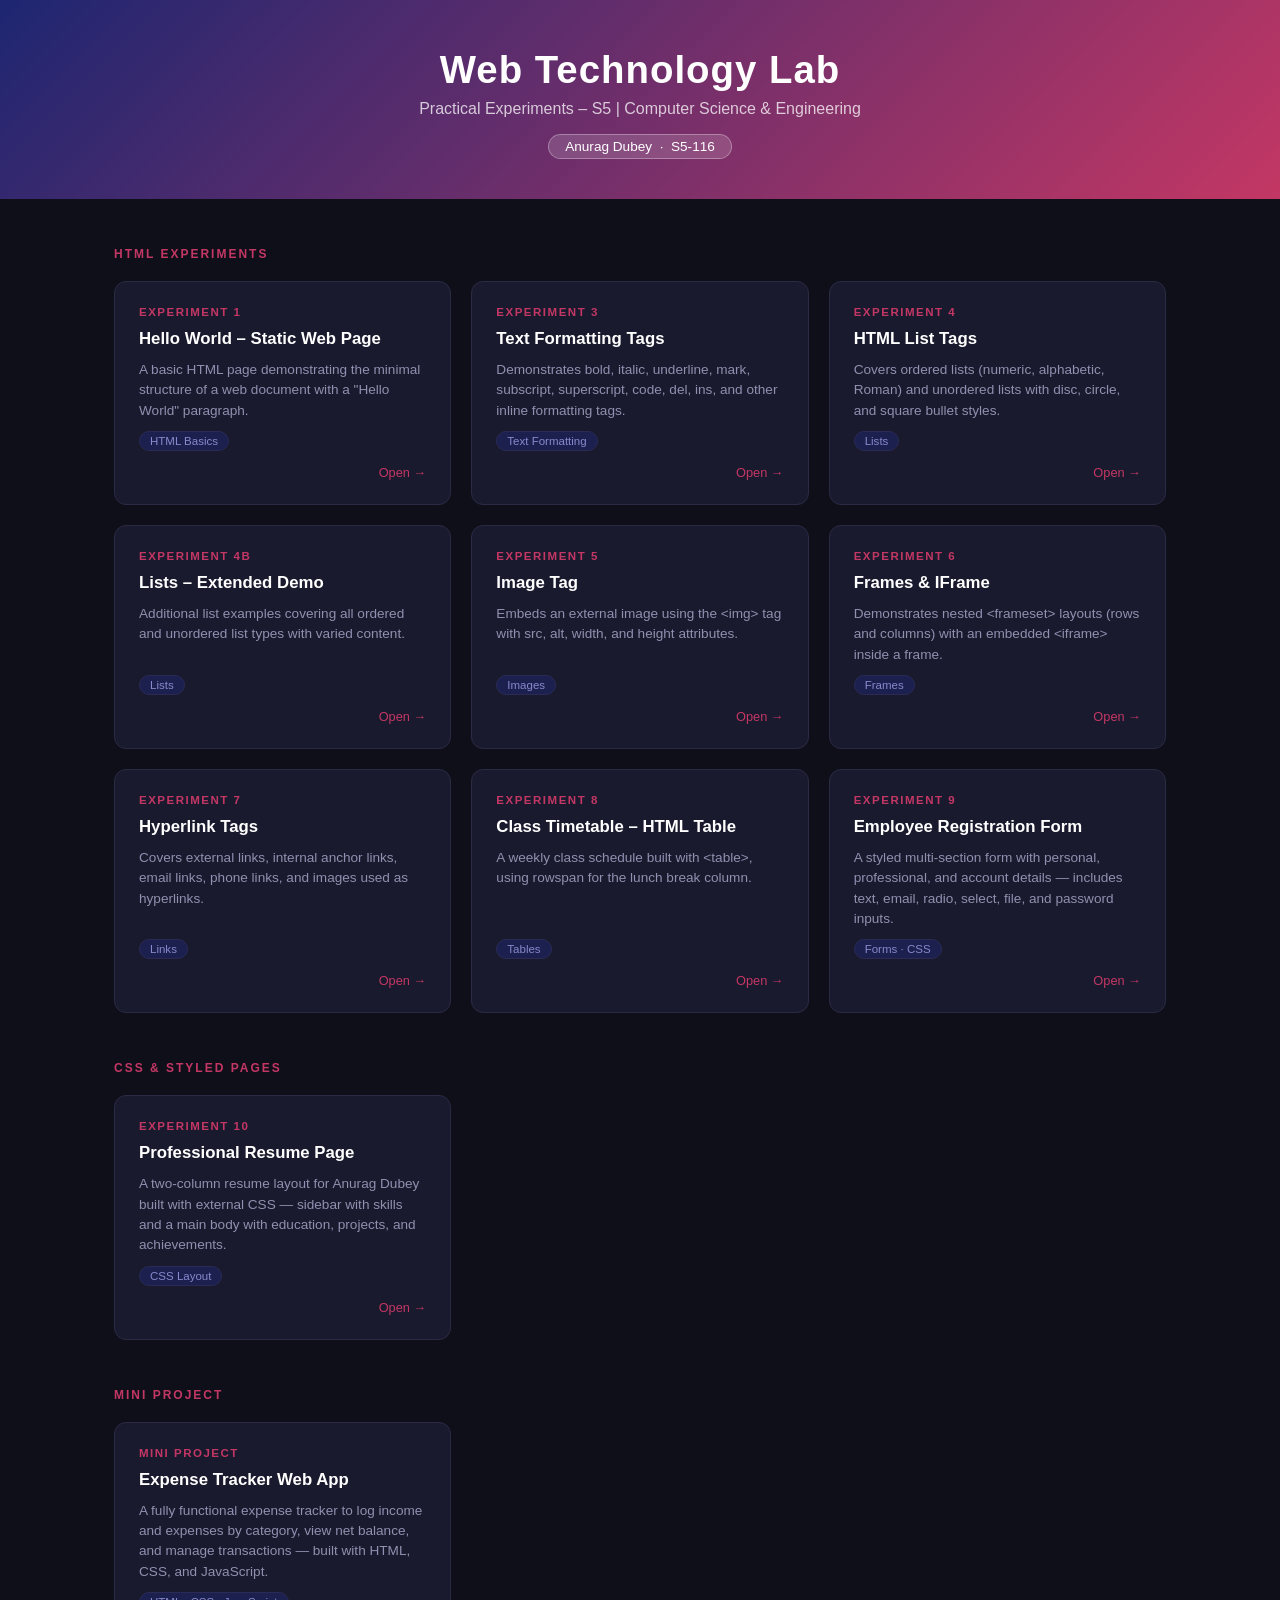
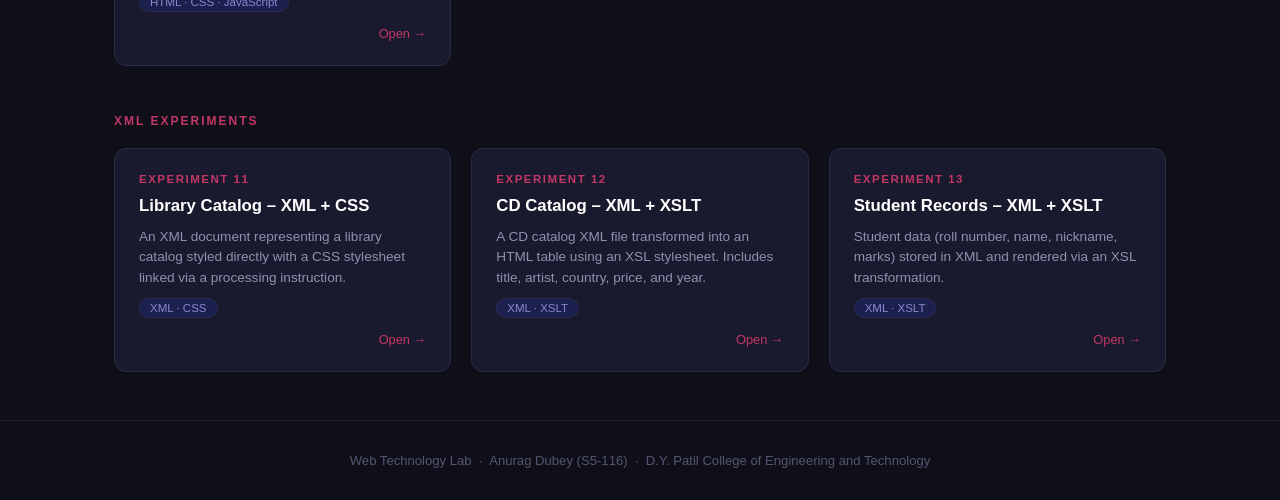
<file: index.html>
<!DOCTYPE html>
<html lang="en">
<head>
    <meta charset="UTF-8">
    <meta name="viewport" content="width=device-width, initial-scale=1.0">
    <title>Web Technology Lab – Anurag Dubey</title>
    <style>
        * {
            margin: 0;
            padding: 0;
            box-sizing: border-box;
        }

        body {
            font-family: 'Segoe UI', Tahoma, Geneva, Verdana, sans-serif;
            background: #0f0f1a;
            color: #e0e0e0;
            min-height: 100vh;
        }

        /* ── Header ── */
        header {
            background: linear-gradient(135deg, #1d2671, #c33764);
            padding: 48px 24px 40px;
            text-align: center;
        }

        header h1 {
            font-size: 2.4rem;
            font-weight: 700;
            color: #fff;
            letter-spacing: 1px;
        }

        header p {
            margin-top: 8px;
            font-size: 1rem;
            color: rgba(255,255,255,0.75);
        }

        header .badge {
            display: inline-block;
            margin-top: 16px;
            background: rgba(255,255,255,0.15);
            border: 1px solid rgba(255,255,255,0.3);
            color: #fff;
            padding: 4px 16px;
            border-radius: 20px;
            font-size: 0.85rem;
        }

        /* ── Main grid ── */
        main {
            max-width: 1100px;
            margin: 48px auto;
            padding: 0 24px;
        }

        .section-label {
            font-size: 0.75rem;
            font-weight: 700;
            letter-spacing: 2px;
            text-transform: uppercase;
            color: #c33764;
            margin-bottom: 20px;
        }

        .grid {
            display: grid;
            grid-template-columns: repeat(auto-fill, minmax(280px, 1fr));
            gap: 20px;
            margin-bottom: 48px;
        }

        /* ── Card ── */
        .card {
            background: #1a1a2e;
            border: 1px solid #2a2a45;
            border-radius: 12px;
            padding: 24px;
            text-decoration: none;
            color: inherit;
            display: flex;
            flex-direction: column;
            gap: 10px;
            transition: transform 0.2s, border-color 0.2s, box-shadow 0.2s;
            position: relative;
            overflow: hidden;
        }

        .card::before {
            content: '';
            position: absolute;
            top: 0; left: 0; right: 0;
            height: 3px;
            background: linear-gradient(90deg, #1d2671, #c33764);
            opacity: 0;
            transition: opacity 0.2s;
        }

        .card:hover {
            transform: translateY(-4px);
            border-color: #c33764;
            box-shadow: 0 12px 32px rgba(195, 55, 100, 0.2);
        }

        .card:hover::before {
            opacity: 1;
        }

        .card-number {
            font-size: 0.72rem;
            font-weight: 700;
            letter-spacing: 1.5px;
            text-transform: uppercase;
            color: #c33764;
        }

        .card-title {
            font-size: 1.05rem;
            font-weight: 600;
            color: #ffffff;
            line-height: 1.3;
        }

        .card-desc {
            font-size: 0.85rem;
            color: #9090b0;
            line-height: 1.5;
            flex: 1;
        }

        .card-tag {
            display: inline-block;
            background: rgba(29, 38, 113, 0.5);
            border: 1px solid #2a2a55;
            color: #8888cc;
            font-size: 0.72rem;
            padding: 3px 10px;
            border-radius: 12px;
            align-self: flex-start;
        }

        .card-arrow {
            font-size: 0.8rem;
            color: #c33764;
            align-self: flex-end;
            margin-top: 4px;
        }

        /* ── Footer ── */
        footer {
            text-align: center;
            padding: 32px 24px;
            color: #555570;
            font-size: 0.82rem;
            border-top: 1px solid #1e1e35;
        }
    </style>
</head>
<body>

<header>
    <h1>Web Technology Lab</h1>
    <p>Practical Experiments – S5 | Computer Science & Engineering</p>
    <span class="badge">Anurag Dubey &nbsp;·&nbsp; S5-116</span>
</header>

<main>

    <p class="section-label">HTML Experiments</p>
    <div class="grid">

        <a class="card" href="1exp.html">
            <span class="card-number">Experiment 1</span>
            <span class="card-title">Hello World – Static Web Page</span>
            <span class="card-desc">A basic HTML page demonstrating the minimal structure of a web document with a "Hello World" paragraph.</span>
            <span class="card-tag">HTML Basics</span>
            <span class="card-arrow">Open →</span>
        </a>

        <a class="card" href="text_formatting.html">
            <span class="card-number">Experiment 3</span>
            <span class="card-title">Text Formatting Tags</span>
            <span class="card-desc">Demonstrates bold, italic, underline, mark, subscript, superscript, code, del, ins, and other inline formatting tags.</span>
            <span class="card-tag">Text Formatting</span>
            <span class="card-arrow">Open →</span>
        </a>

        <a class="card" href="4exp.html">
            <span class="card-number">Experiment 4</span>
            <span class="card-title">HTML List Tags</span>
            <span class="card-desc">Covers ordered lists (numeric, alphabetic, Roman) and unordered lists with disc, circle, and square bullet styles.</span>
            <span class="card-tag">Lists</span>
            <span class="card-arrow">Open →</span>
        </a>

        <a class="card" href="list.html">
            <span class="card-number">Experiment 4b</span>
            <span class="card-title">Lists – Extended Demo</span>
            <span class="card-desc">Additional list examples covering all ordered and unordered list types with varied content.</span>
            <span class="card-tag">Lists</span>
            <span class="card-arrow">Open →</span>
        </a>

        <a class="card" href="5exp.html">
            <span class="card-number">Experiment 5</span>
            <span class="card-title">Image Tag</span>
            <span class="card-desc">Embeds an external image using the &lt;img&gt; tag with src, alt, width, and height attributes.</span>
            <span class="card-tag">Images</span>
            <span class="card-arrow">Open →</span>
        </a>

        <a class="card" href="6exp.html">
            <span class="card-number">Experiment 6</span>
            <span class="card-title">Frames &amp; IFrame</span>
            <span class="card-desc">Demonstrates nested &lt;frameset&gt; layouts (rows and columns) with an embedded &lt;iframe&gt; inside a frame.</span>
            <span class="card-tag">Frames</span>
            <span class="card-arrow">Open →</span>
        </a>

        <a class="card" href="7exp.html">
            <span class="card-number">Experiment 7</span>
            <span class="card-title">Hyperlink Tags</span>
            <span class="card-desc">Covers external links, internal anchor links, email links, phone links, and images used as hyperlinks.</span>
            <span class="card-tag">Links</span>
            <span class="card-arrow">Open →</span>
        </a>

        <a class="card" href="8exp.html">
            <span class="card-number">Experiment 8</span>
            <span class="card-title">Class Timetable – HTML Table</span>
            <span class="card-desc">A weekly class schedule built with &lt;table&gt;, using rowspan for the lunch break column.</span>
            <span class="card-tag">Tables</span>
            <span class="card-arrow">Open →</span>
        </a>

        <a class="card" href="9exp.html">
            <span class="card-number">Experiment 9</span>
            <span class="card-title">Employee Registration Form</span>
            <span class="card-desc">A styled multi-section form with personal, professional, and account details — includes text, email, radio, select, file, and password inputs.</span>
            <span class="card-tag">Forms · CSS</span>
            <span class="card-arrow">Open →</span>
        </a>

    </div>

    <p class="section-label">CSS &amp; Styled Pages</p>
    <div class="grid">

        <a class="card" href="10exp/index.html">
            <span class="card-number">Experiment 10</span>
            <span class="card-title">Professional Resume Page</span>
            <span class="card-desc">A two-column resume layout for Anurag Dubey built with external CSS — sidebar with skills and a main body with education, projects, and achievements.</span>
            <span class="card-tag">CSS Layout</span>
            <span class="card-arrow">Open →</span>
        </a>

    </div>

    <p class="section-label">Mini Project</p>
    <div class="grid">

        <a class="card" href="expense-tracker.html">
            <span class="card-number">Mini Project</span>
            <span class="card-title">Expense Tracker Web App</span>
            <span class="card-desc">A fully functional expense tracker to log income and expenses by category, view net balance, and manage transactions — built with HTML, CSS, and JavaScript.</span>
            <span class="card-tag">HTML · CSS · JavaScript</span>
            <span class="card-arrow">Open →</span>
        </a>

    </div>

    <p class="section-label">XML Experiments</p>
    <div class="grid">

        <a class="card" href="11exp/library.xml">
            <span class="card-number">Experiment 11</span>
            <span class="card-title">Library Catalog – XML + CSS</span>
            <span class="card-desc">An XML document representing a library catalog styled directly with a CSS stylesheet linked via a processing instruction.</span>
            <span class="card-tag">XML · CSS</span>
            <span class="card-arrow">Open →</span>
        </a>

        <a class="card" href="12exp/cdcatlog.xml">
            <span class="card-number">Experiment 12</span>
            <span class="card-title">CD Catalog – XML + XSLT</span>
            <span class="card-desc">A CD catalog XML file transformed into an HTML table using an XSL stylesheet. Includes title, artist, country, price, and year.</span>
            <span class="card-tag">XML · XSLT</span>
            <span class="card-arrow">Open →</span>
        </a>

        <a class="card" href="13exp/student.xml">
            <span class="card-number">Experiment 13</span>
            <span class="card-title">Student Records – XML + XSLT</span>
            <span class="card-desc">Student data (roll number, name, nickname, marks) stored in XML and rendered via an XSL transformation.</span>
            <span class="card-tag">XML · XSLT</span>
            <span class="card-arrow">Open →</span>
        </a>

    </div>

</main>

<footer>
    Web Technology Lab &nbsp;·&nbsp; Anurag Dubey (S5-116) &nbsp;·&nbsp; D.Y. Patil College of Engineering and Technology
</footer>

</body>
</html>
</file>
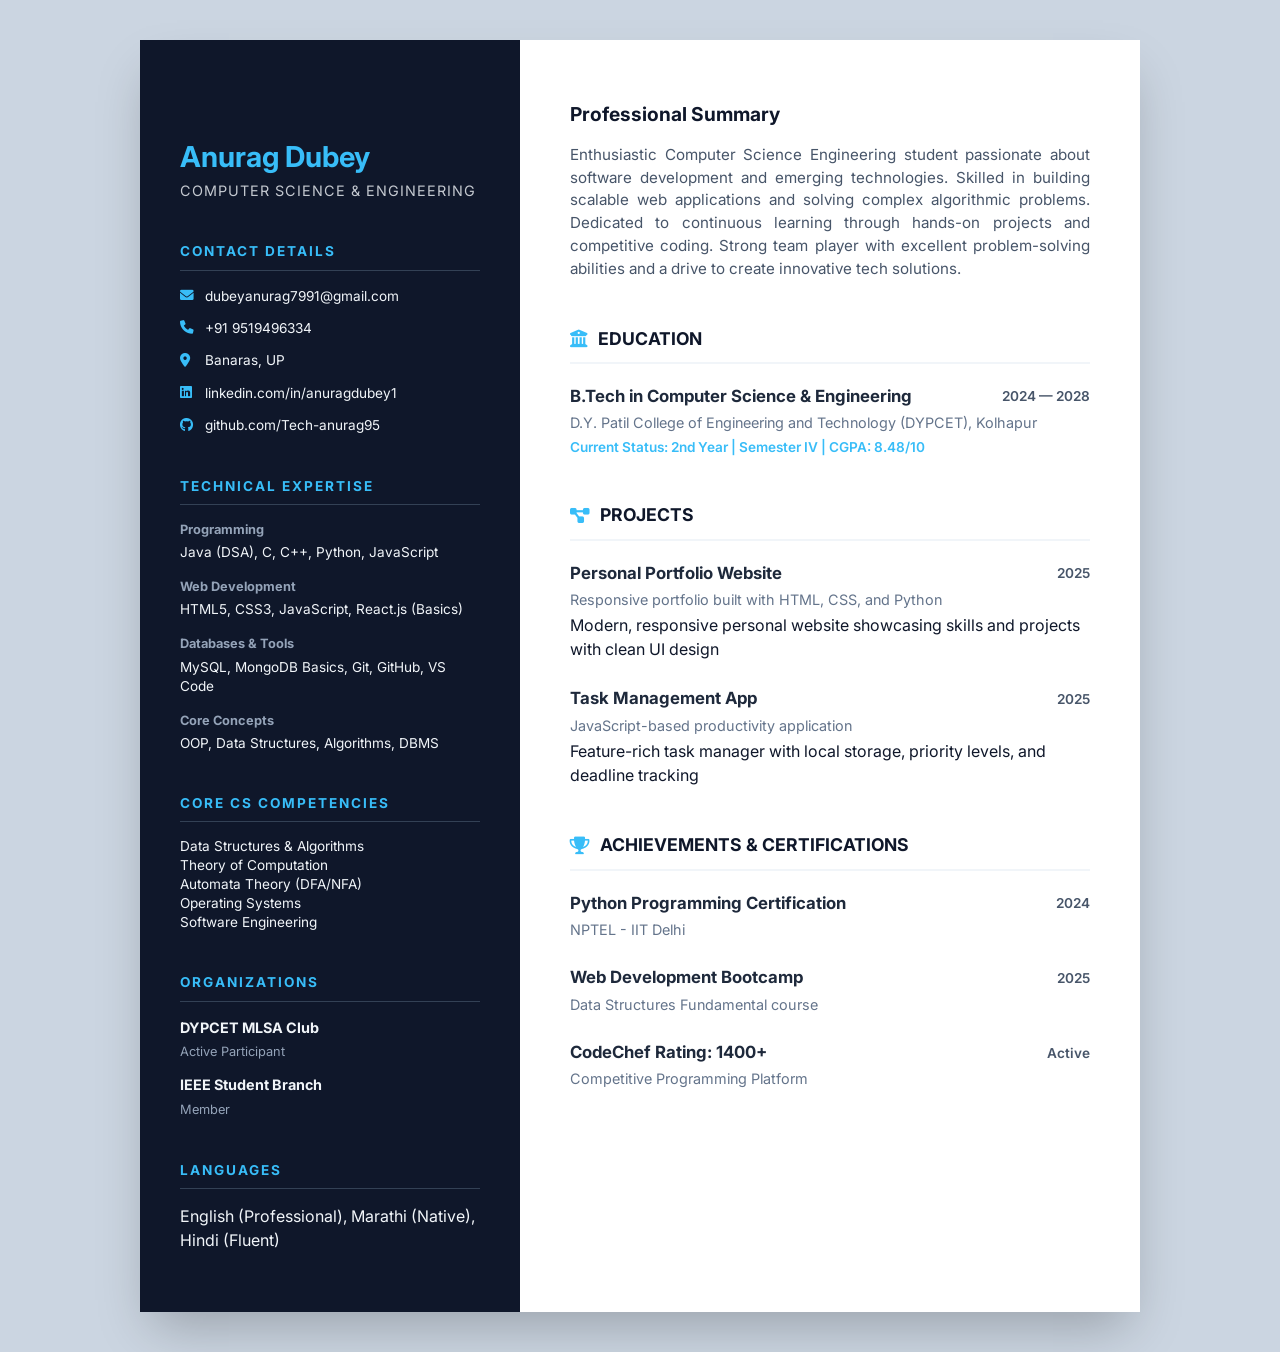
<file: 10exp/index.html>
<!DOCTYPE html>
<html lang="en">
<head>
    <meta charset="UTF-8">
    <meta name="viewport" content="width=device-width, initial-scale=1.0">
    <title>Anurag Dubey | Professional Resumee</title>
    <link rel="stylesheet" href="style.css">
    <link rel="stylesheet" href="https://cdnjs.cloudflare.com/ajax/libs/font-awesome/6.0.0/css/all.min.css">
    <link href="https://fonts.googleapis.com/css2?family=Inter:wght@300;400;600;700&display=swap" rel="stylesheet">
</head>
<body>
    <div class="resume-container">
        <aside class="sidebar">
            <div class="sidebar-content">
                <section class="side-block">
                    <h1 class="name">Anurag Dubey</h1>
                    <p class="title">Computer Science & Engineering</p>
                </section>

                <section class="side-block">
                    <h3 class="side-title">Contact Details</h3>
                    <ul class="contact-list">
                        <li><i class="fas fa-envelope"></i> dubeyanurag7991@gmail.com</li>
                        <li><i class="fas fa-phone"></i> +91 9519496334</li>
                        <li><i class="fas fa-map-marker-alt"></i> Banaras, UP</li>
                        <li><i class="fab fa-linkedin"></i> linkedin.com/in/anuragdubey1</li>
                        <li><i class="fab fa-github"></i> github.com/Tech-anurag95</li>
                    </ul>
                </section>

                <section class="side-block">
                    <h3 class="side-title">Technical Expertise</h3>
                    <div class="skill-group">
                        <h4>Programming</h4>
                        <p>Java (DSA), C, C++, Python, JavaScript</p>
                    </div>
                    <div class="skill-group">
                        <h4>Web Development</h4>
                        <p>HTML5, CSS3, JavaScript, React.js (Basics)</p>
                    </div>
                    <div class="skill-group">
                        <h4>Databases & Tools</h4>
                        <p>MySQL, MongoDB Basics, Git, GitHub, VS Code</p>
                    </div>
                    <div class="skill-group">
                        <h4>Core Concepts</h4>
                        <p>OOP, Data Structures, Algorithms, DBMS</p>
                    </div>
                </section>

                <section class="side-block">
                    <h3 class="side-title">Core CS Competencies</h3>
                    <ul class="simple-list">
                        <li>Data Structures & Algorithms</li>
                        <li>Theory of Computation</li>
                        <li>Automata Theory (DFA/NFA)</li>
                        <li>Operating Systems</li>
                        <li>Software Engineering</li>
                    </ul>
                </section>

                <section class="side-block">
                    <h3 class="side-title">Organizations</h3>
                    <div class="org-item">
                        <strong>DYPCET MLSA Club</strong>
                        <span>Active Participant</span>
                    </div>
                    <div class="org-item">
                        <strong>IEEE Student Branch</strong>
                        <span>Member</span>
                    </div>
                </section>

                <section class="side-block">
                    <h3 class="side-title">Languages</h3>
                    <p>English (Professional), Marathi (Native), Hindi (Fluent)</p>
                </section>
            </div>
        </aside>

        <main class="main-body">
            <header class="main-header">
                <h2>Professional Summary</h2>
                <p>
                    Enthusiastic Computer Science Engineering student passionate about software development and emerging technologies. Skilled in building scalable web applications and solving complex algorithmic problems. Dedicated to continuous learning through hands-on projects and competitive coding. Strong team player with excellent problem-solving abilities and a drive to create innovative tech solutions.
                </p>
            </header>

            <section class="main-section">
                <h2 class="section-heading"><i class="fas fa-university"></i> Education</h2>
                <div class="exp-item">
                    <div class="exp-header">
                        <h3>B.Tech in Computer Science & Engineering</h3>
                        <span class="exp-date">2024 — 2028</span>
                    </div>
                    <p class="institution">D.Y. Patil College of Engineering and Technology (DYPCET), Kolhapur</p>
                    <p class="status">Current Status: 2nd Year | Semester IV | CGPA: 8.48/10</p>
                </div>
            </section>

            <section class="main-section">
                <h2 class="section-heading"><i class="fas fa-project-diagram"></i> Projects</h2>
                <div class="exp-item">
                    <div class="exp-header">
                        <h3>Personal Portfolio Website</h3>
                        <span class="exp-date">2025</span>
                    </div>
                    <p class="institution">Responsive portfolio built with HTML, CSS, and Python</p>
                    <p>Modern, responsive personal website showcasing skills and projects with clean UI design</p>
                </div>
                <div class="exp-item">
                    <div class="exp-header">
                        <h3>Task Management App</h3>
                        <span class="exp-date">2025</span>
                    </div>
                    <p class="institution">JavaScript-based productivity application</p>
                    <p>Feature-rich task manager with local storage, priority levels, and deadline tracking</p>
                </div>
            </section>

            <section class="main-section">
                <h2 class="section-heading"><i class="fas fa-trophy"></i> Achievements & Certifications</h2>
                <div class="exp-item">
                    <div class="exp-header">
                        <h3>Python Programming Certification</h3>
                        <span class="exp-date">2024</span>
                    </div>
                    <p class="institution">NPTEL - IIT Delhi</p>
                </div>
                <div class="exp-item">
                    <div class="exp-header">
                        <h3>Web Development Bootcamp</h3>
                        <span class="exp-date">2025</span>
                    </div>
                    <p class="institution">Data Structures Fundamental course</p>
                </div>
                <div class="exp-item">
                    <div class="exp-header">
                        <h3>CodeChef Rating: 1400+</h3>
                        <span class="exp-date">Active</span>
                    </div>
                    <p class="institution">Competitive Programming Platform</p>
                </div>
            </section>

        </main>
    </div>
</body>
</html>
</file>
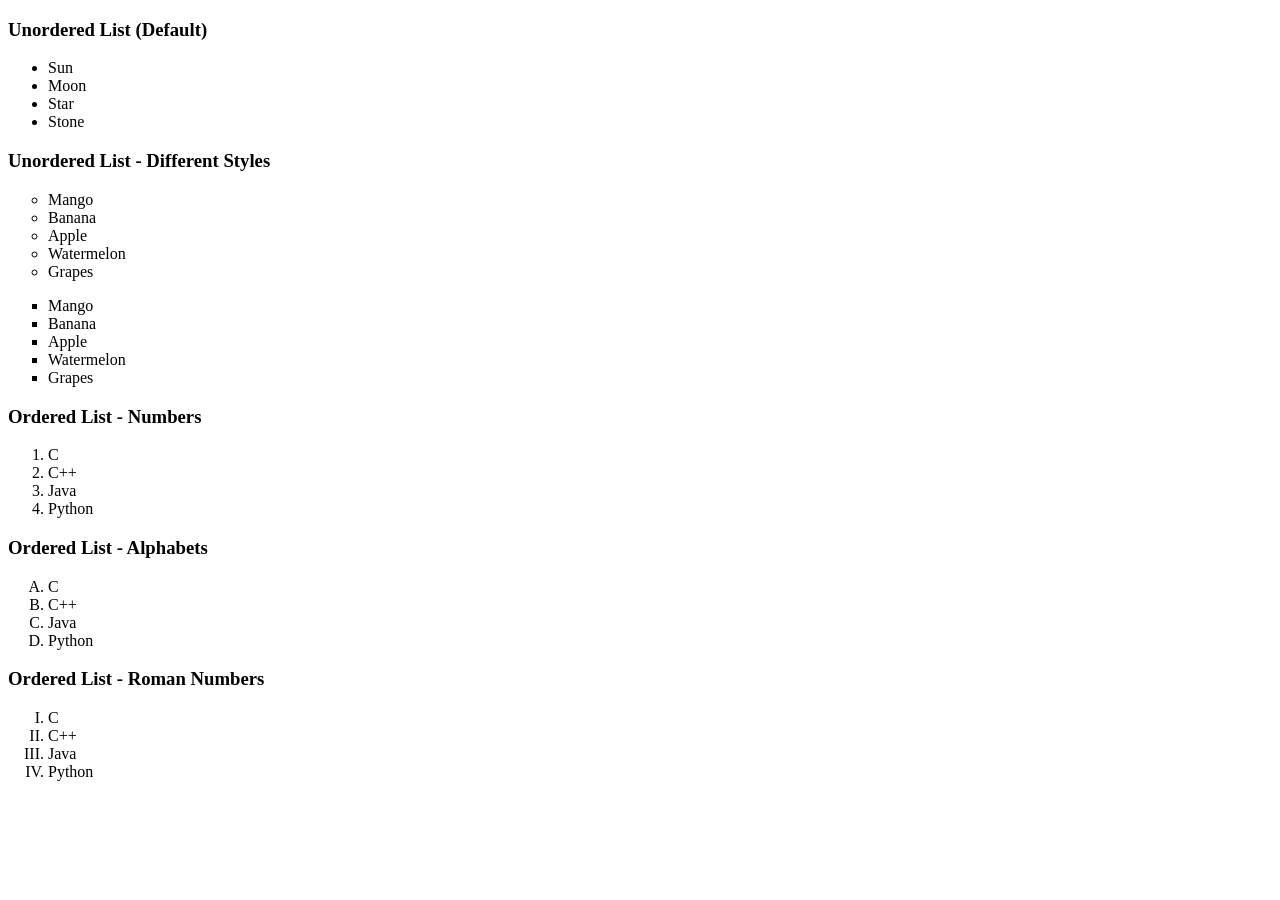
<file: 4exp.html>
<!DOCTYPE html>
<html>
<head>
    <title>All HTML List Tags</title>
</head>

<body>

    <h3>Unordered List (Default)</h3>
    <ul>
        <li>Sun</li>
        <li>Moon</li>
        <li>Star</li>
        <li>Stone</li>
    </ul>

    <h3>Unordered List - Different Styles</h3>

    <ul type="circle">
        <li>Mango</li>
        <li>Banana</li>
        <li>Apple</li>
        <li>Watermelon</li>
        <li>Grapes</li>
    </ul>

    <ul type="square">
        <li>Mango</li>
        <li>Banana</li>
        <li>Apple</li>
        <li>Watermelon</li>
        <li>Grapes</li>
    </ul>

    <h3>Ordered List - Numbers</h3>
    <ol type="1">
        <li>C</li>
        <li>C++</li>
        <li>Java</li>
        <li>Python</li>
    </ol>

    <h3>Ordered List - Alphabets</h3>
    <ol type="A">
        <li>C</li>
        <li>C++</li>
        <li>Java</li>
        <li>Python</li>
    </ol>

    <h3>Ordered List - Roman Numbers</h3>
    <ol type="I">
        <li>C</li>
        <li>C++</li>
        <li>Java</li>
        <li>Python</li>
    </ol>

</body>
</html>
</file>
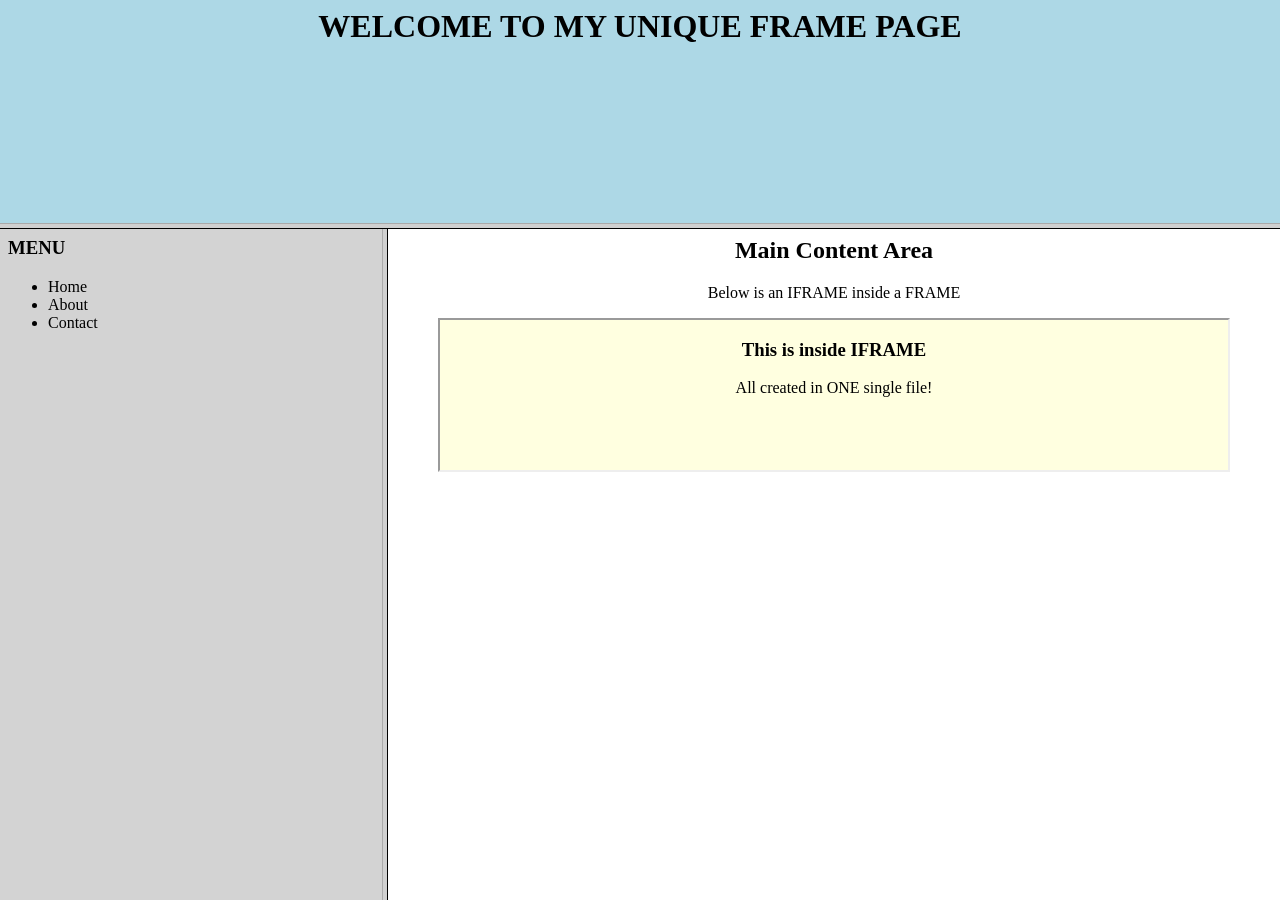
<file: 6exp.html>
<!DOCTYPE html>
<html>
<head>
    <title>All Frames in One File</title>
</head>

<!-- Divide page into 2 rows -->
<frameset rows="25%,75%">

    <!-- Top Frame -->
    <frame src="data:text/html,
        <html>
        <body style='background-color:lightblue; text-align:center;'>
        <h1>WELCOME TO MY UNIQUE FRAME PAGE</h1>
        </body>
        </html>">

    <!-- Bottom Section divided into 2 columns -->
    <frameset cols="30%,70%">

        <!-- Left Frame -->
        <frame src="data:text/html,
            <html>
            <body style='background-color:lightgray;'>
            <h3>MENU</h3>
            <ul>
                <li>Home</li>
                <li>About</li>
                <li>Contact</li>
            </ul>
            </body>
            </html>">

        <!-- Right Frame containing IFRAME -->
        <frame src="data:text/html,
            <html>
            <body style='background-color:white; text-align:center;'>
            <h2>Main Content Area</h2>
            <p>Below is an IFRAME inside a FRAME</p>

            <iframe srcdoc=
            '<html>
            <body style=&quot;background-color:lightyellow; text-align:center;&quot;>
            <h3>This is inside IFRAME</h3>
            <p>All created in ONE single file!</p>
            </body>
            </html>'
            width='90%' height='150'>
            </iframe>

            </body>
            </html>">

    </frameset>

</frameset>

</html>
</file>
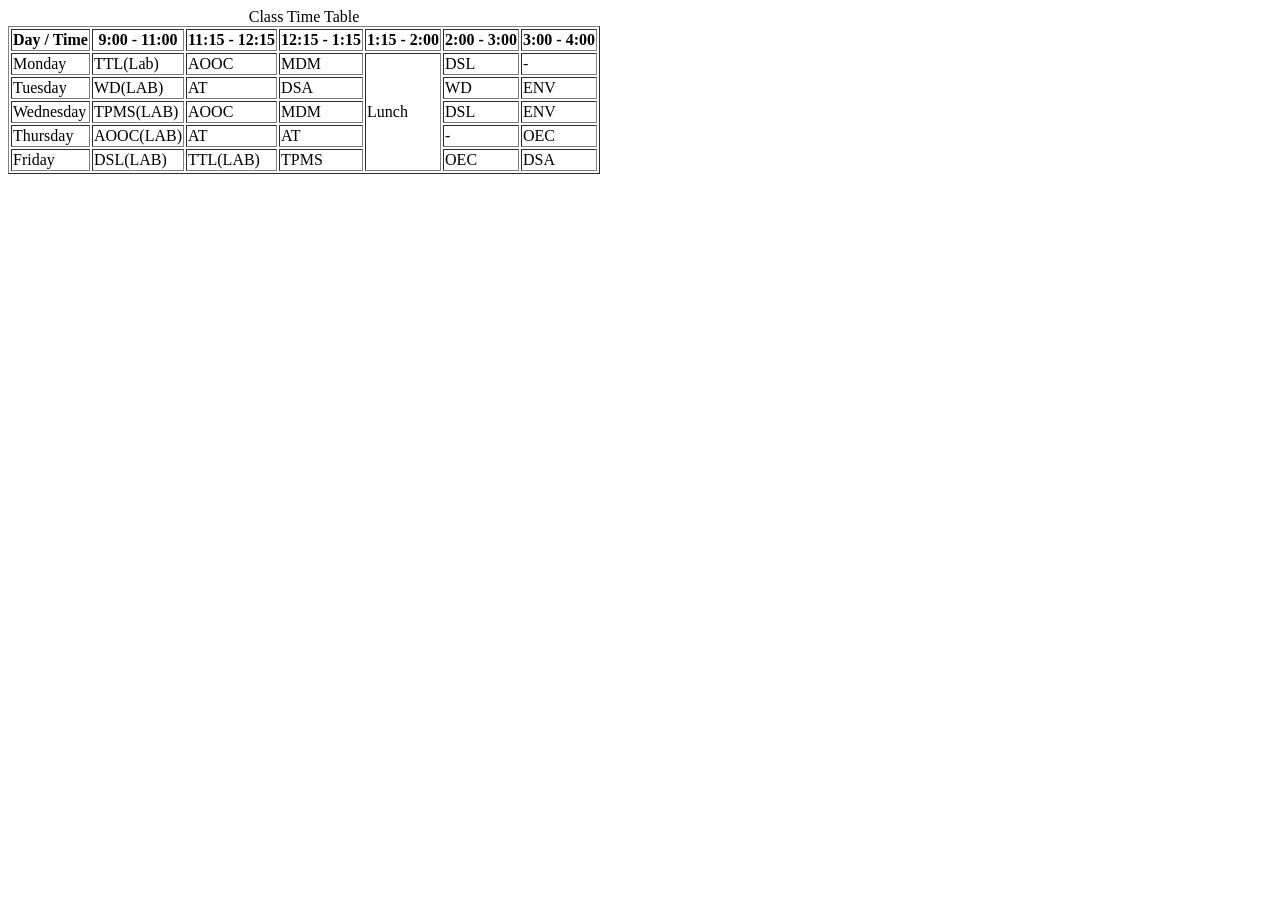
<file: 8exp.html>
<!DOCTYPE html>
<html>
<head>
<title>Class Time Table</title>
</head>

<body>

<table border ="1">
<caption>Class Time Table</caption>

<tr>
<th>Day / Time</th>
<th>9:00 - 11:00</th>
<th>11:15 - 12:15</th>
<th>12:15 - 1:15</th>
<th>1:15 - 2:00</th>
<th>2:00 - 3:00</th>
<th>3:00 - 4:00</th>
</tr>

<tr>
<td>Monday</td>
<td>TTL(Lab)</td>
<td>AOOC</td>
<td>MDM</td>
<td rowspan="5"> Lunch </td>
<td>DSL</td>
<td>-</td>
</tr>

<tr>
<td>Tuesday</td>
<td>WD(LAB)</td>
<td>AT</td>
<td>DSA</td>
<td>WD</td>
<td>ENV</td>
</tr>

<tr>
<td>Wednesday</td>
<td>TPMS(LAB)</td>
<td>AOOC</td>
<td>MDM</td>
<td>DSL</td>
<td>ENV</td>
</tr>

<tr>
<td>Thursday</td>
<td>AOOC(LAB)</td>
<td>AT</td>
<td>AT</td>
<td>-</td>
<td>OEC</td>
</tr>

<tr>
<td>Friday</td>
<td>DSL(LAB)</td>
<td>TTL(LAB)</td>
<td>TPMS</td>
<td>OEC</td>
<td>DSA</td>
</tr>

</table>

</body>
</html>
</file>
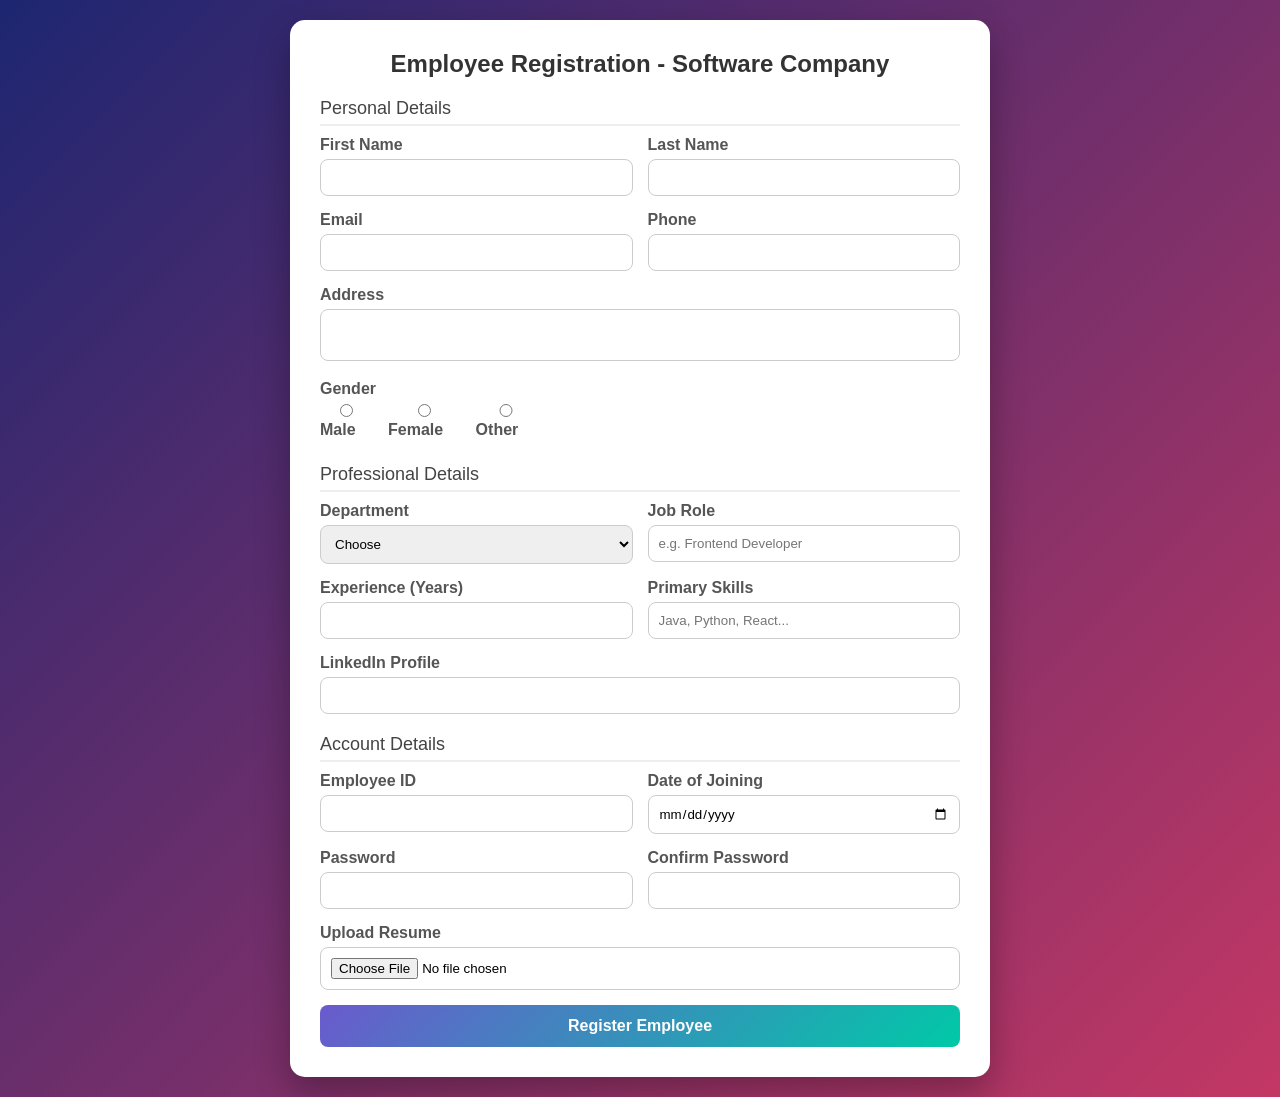
<file: 9exp.html>
<!DOCTYPE html>
<html lang="en">
<head>
<meta charset="UTF-8">
<title>Employee Registration</title>

<style>
* {
    margin: 0;
    padding: 0;
    box-sizing: border-box;
    font-family: 'Segoe UI', sans-serif;
}

body {
    background: linear-gradient(135deg, #1d2671, #c33764);
    display: flex;
    justify-content: center;
    align-items: center;
    padding: 20px;
}

.container {
    width: 700px;
    background: #fff;
    padding: 30px;
    border-radius: 15px;
    box-shadow: 0 15px 35px rgba(0,0,0,0.3);
}

h2 {
    text-align: center;
    margin-bottom: 20px;
    color: #333;
}

.section-title {
    margin: 20px 0 10px;
    font-size: 18px;
    color: #444;
    border-bottom: 2px solid #eee;
    padding-bottom: 5px;
}

.row {
    display: flex;
    gap: 15px;
}

.input-group {
    flex: 1;
    margin-bottom: 15px;
}

label {
    font-weight: 600;
    display: block;
    margin-bottom: 5px;
    color: #555;
}

input, select, textarea {
    width: 100%;
    padding: 10px;
    border-radius: 8px;
    border: 1px solid #ccc;
    transition: 0.3s;
}

input:focus, select:focus, textarea:focus {
    border-color: #6a5acd;
    box-shadow: 0 0 8px rgba(106,90,205,0.5);
    outline: none;
}

textarea {
    resize: none;
}

.gender-group {
    display: flex;
    gap: 15px;
}

.btn {
    width: 100%;
    padding: 12px;
    background: linear-gradient(135deg, #6a5acd, #00c9a7);
    border: none;
    color: #fff;
    font-size: 16px;
    font-weight: bold;
    border-radius: 8px;
    cursor: pointer;
    transition: 0.3s;
}

.btn:hover {
    transform: translateY(-2px);
    box-shadow: 0 10px 20px rgba(0,0,0,0.2);
}

</style>
</head>

<body>

<div class="container">
    <h2>Employee Registration - Software Company</h2>

    <form>

        <!-- Personal Details -->
        <div class="section-title">Personal Details</div>

        <div class="row">
            <div class="input-group">
                <label>First Name</label>
                <input type="text" required>
            </div>
            <div class="input-group">
                <label>Last Name</label>
                <input type="text" required>
            </div>
        </div>

        <div class="row">
            <div class="input-group">
                <label>Email</label>
                <input type="email" required>
            </div>
            <div class="input-group">
                <label>Phone</label>
                <input type="tel" required>
            </div>
        </div>

        <div class="input-group">
            <label>Address</label>
            <textarea rows="2"></textarea>
        </div>

        <div class="input-group">
            <label>Gender</label>
            <div class="gender-group">
                <label><input type="radio" name="gender"> Male</label>
                <label><input type="radio" name="gender"> Female</label>
                <label><input type="radio" name="gender"> Other</label>
            </div>
        </div>

        <!-- Professional Details -->
        <div class="section-title">Professional Details</div>

        <div class="row">
            <div class="input-group">
                <label>Department</label>
                <select>
                    <option>Choose</option>
                    <option>Software Development</option>
                    <option>QA / Testing</option>
                    <option>DevOps</option>
                    <option>UI/UX Design</option>
                    <option>HR</option>
                </select>
            </div>

            <div class="input-group">
                <label>Job Role</label>
                <input type="text" placeholder="e.g. Frontend Developer">
            </div>
        </div>

        <div class="row">
            <div class="input-group">
                <label>Experience (Years)</label>
                <input type="number">
            </div>

            <div class="input-group">
                <label>Primary Skills</label>
                <input type="text" placeholder="Java, Python, React...">
            </div>
        </div>

        <div class="input-group">
            <label>LinkedIn Profile</label>
            <input type="url">
        </div>

        <!-- Account Details -->
        <div class="section-title">Account Details</div>

        <div class="row">
            <div class="input-group">
                <label>Employee ID</label>
                <input type="text">
            </div>

            <div class="input-group">
                <label>Date of Joining</label>
                <input type="date">
            </div>
        </div>

        <div class="row">
            <div class="input-group">
                <label>Password</label>
                <input type="password">
            </div>

            <div class="input-group">
                <label>Confirm Password</label>
                <input type="password">
            </div>
        </div>

        <div class="input-group">
            <label>Upload Resume</label>
            <input type="file">
        </div>

        <button class="btn">Register Employee</button>

    </form>
</div>

</body>
</html>
</file>
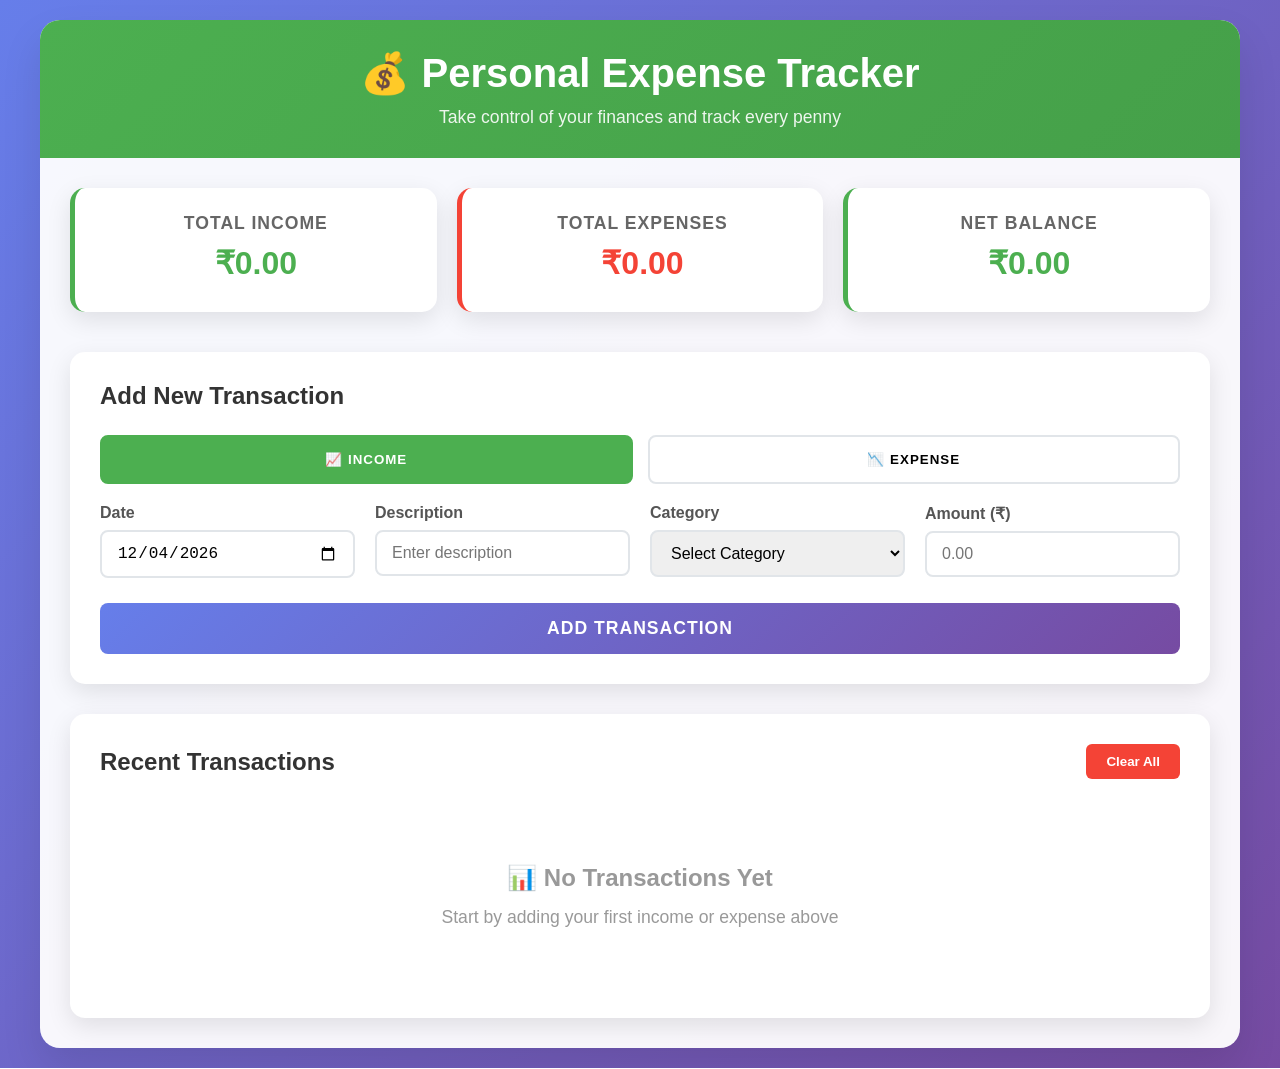
<file: expense-tracker.html>
<!DOCTYPE html>
<html lang="en">
<head>
    <meta charset="UTF-8">
    <meta name="viewport" content="width=device-width, initial-scale=1.0">
    <title>Personal Expense Tracker</title>
    <link rel="stylesheet" href="style.css">
</head>
<body>
    <div class="container">
        <div class="header">
            <h1>💰 Personal Expense Tracker</h1>
            <p>Take control of your finances and track every penny</p>
        </div>

        <div class="main-content">
            <!-- Summary Cards -->
            <div class="summary-cards">
                <div class="card income">
                    <h3>Total Income</h3>
                    <div class="amount" id="totalIncome">₹0.00</div>
                </div>
                <div class="card expense">
                    <h3>Total Expenses</h3>
                    <div class="amount" id="totalExpense">₹0.00</div>
                </div>
                <div class="card balance">
                    <h3>Net Balance</h3>
                    <div class="amount" id="netBalance">₹0.00</div>
                </div>
            </div>

            <!-- Transaction Form -->
            <div class="form-section">
                <h2>Add New Transaction</h2>
                
                <div class="error-message" id="errorMessage"></div>
                <div class="success-message" id="successMessage"></div>

                <form id="transactionForm">
                    <div class="transaction-type">
                        <button type="button" class="type-btn income active" id="incomeBtn">
                            📈 Income
                        </button>
                        <button type="button" class="type-btn expense" id="expenseBtn">
                            📉 Expense
                        </button>
                    </div>

                    <div class="form-grid">
                        <div class="form-group">
                            <label for="date">Date</label>
                            <input type="date" id="date" required>
                        </div>
                        <div class="form-group">
                            <label for="description">Description</label>
                            <input type="text" id="description" placeholder="Enter description" required>
                        </div>
                        <div class="form-group">
                            <label for="category">Category</label>
                            <select id="category" required>
                                <option value="">Select Category</option>
                                <!-- Options will be populated by JavaScript -->
                            </select>
                        </div>
                        <div class="form-group">
                            <label for="amount">Amount (₹)</label>
                            <input type="number" id="amount" placeholder="0.00" step="0.01" min="0" required>
                        </div>
                    </div>

                    <button type="submit" class="add-btn">Add Transaction</button>
                </form>
            </div>

            <!-- Transactions List -->
            <div class="transactions-section">
                <div class="transactions-header">
                    <h2>Recent Transactions</h2>
                    <button class="clear-all-btn" id="clearAllBtn">Clear All</button>
                </div>
                <div class="transaction-list" id="transactionList">
                    <div class="no-transactions" id="noTransactions">
                        <h3>📊 No Transactions Yet</h3>
                        <p>Start by adding your first income or expense above</p>
                    </div>
                </div>
            </div>
        </div>
    </div>
    <script src="script.js"></script>
</body>
</html>
</file>
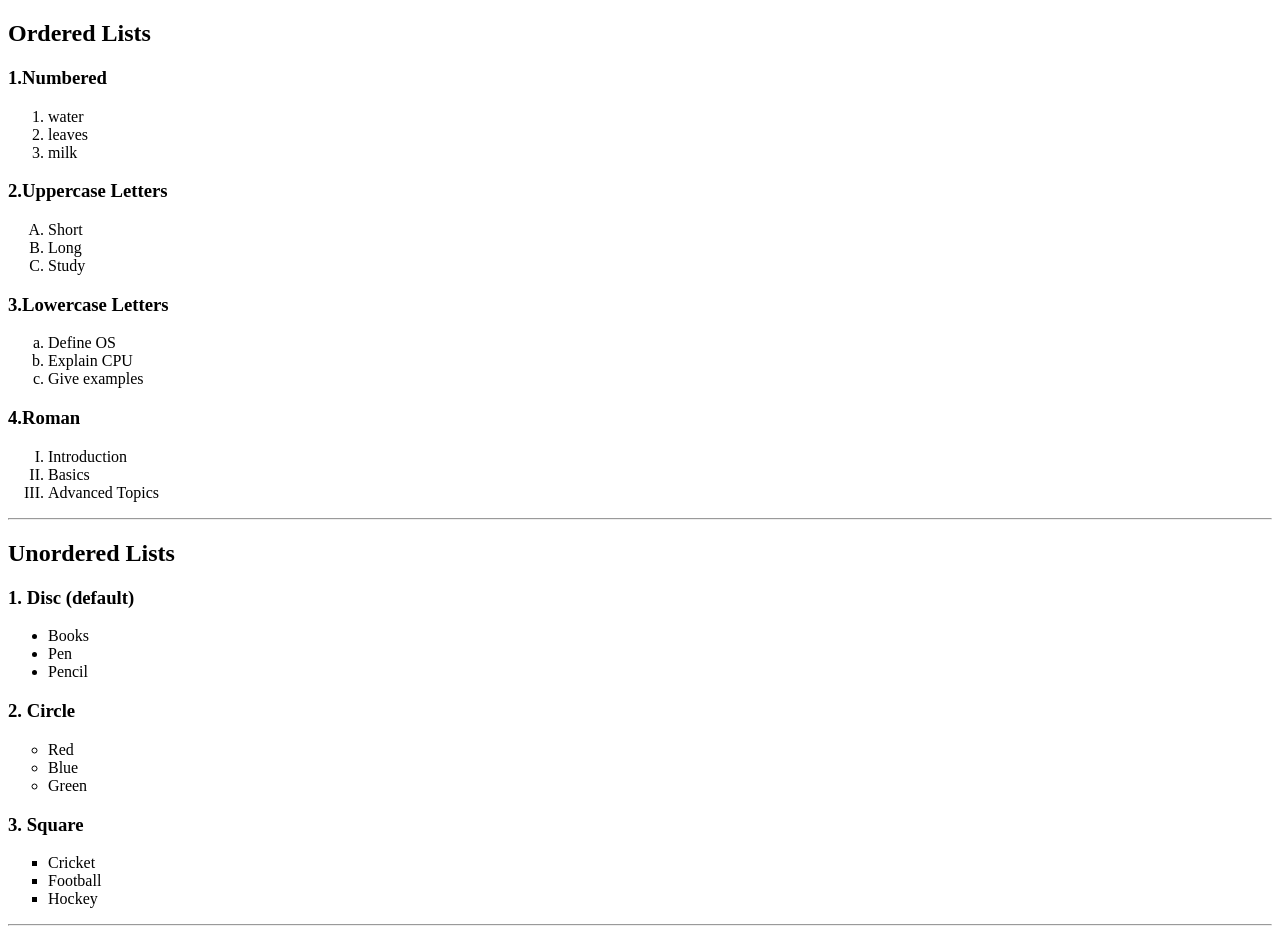
<file: list.html>
<!DOCTYPE html>
<html>
<head>
    <title>Lists Example</title>
</head>
<body>

<h2>Ordered Lists</h2>

<h3>1.Numbered </h3>
<ol type="1">
    <li>water</li>
    <li>leaves</li>
    <li>milk</li>
</ol>

<h3>2.Uppercase Letters</h3>
<ol type="A">
    <li>Short</li>
    <li>Long</li>
    <li>Study</li>
</ol>

<h3>3.Lowercase Letters</h3>
<ol type="a">
    <li>Define OS</li>
    <li>Explain CPU</li>
    <li>Give examples</li>
</ol>

<h3>4.Roman</h3>
<ol type="I">
    <li>Introduction</li>
    <li>Basics</li>
    <li>Advanced Topics</li>
</ol>
<hr>
<h2>Unordered Lists</h2>

<h3>1. Disc (default)</h3>
<ul style="list-style-type: disc;">
    <li>Books</li>
    <li>Pen</li>
    <li>Pencil</li>
</ul>

<h3>2. Circle</h3>
<ul style="list-style-type: circle;">
    <li>Red</li>
    <li>Blue</li>
    <li>Green</li>
</ul>

<h3>3. Square</h3>
<ul style="list-style-type: square;">
    <li>Cricket</li>
    <li>Football</li>
    <li>Hockey</li>
</ul>
<hr>
</body>
</html>
</file>
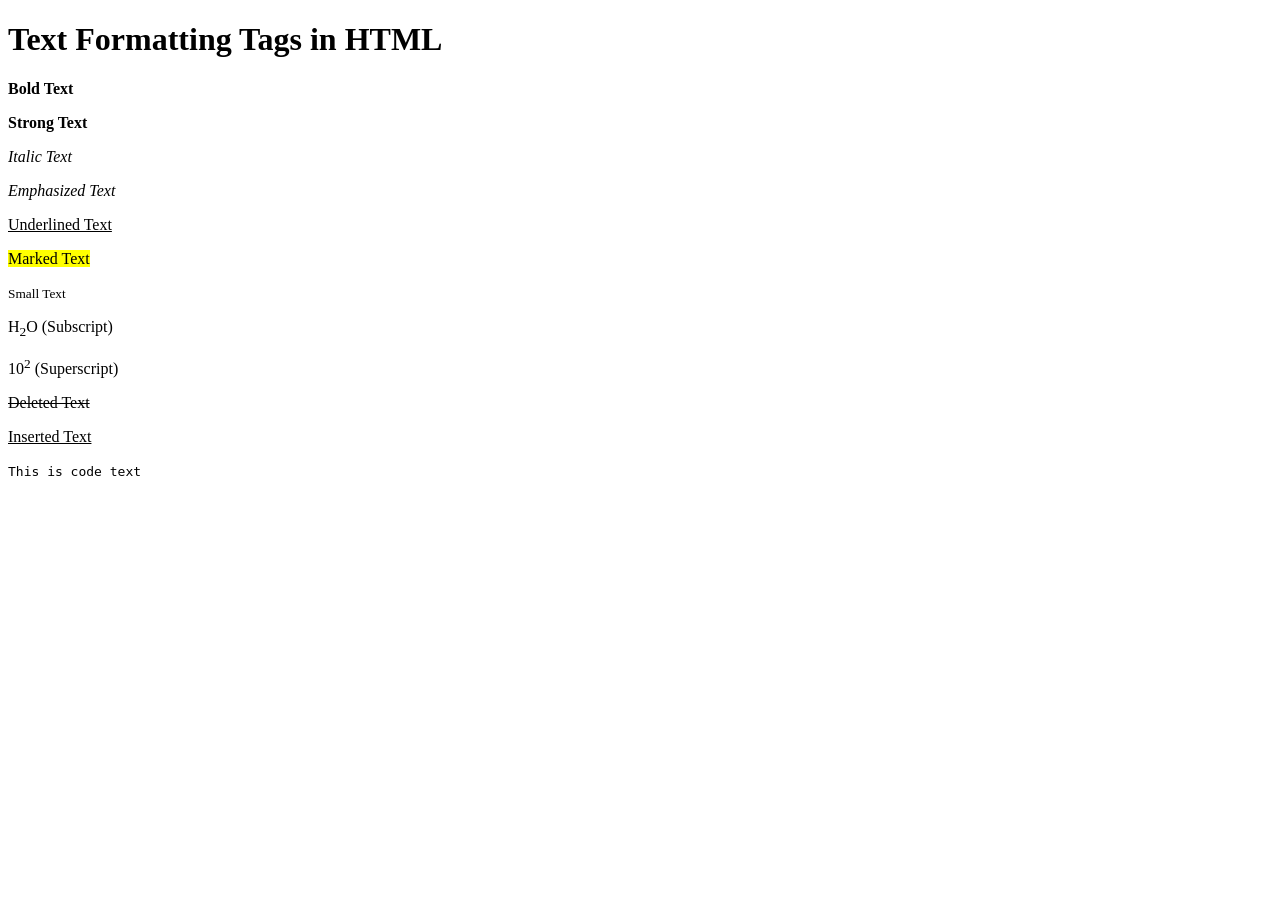
<file: text_formatting.html>
<!DOCTYPE html>
<html>
<head>
    <title>Experiment 3 - Text Formatting Tags</title>
</head>
<body>

    <h1>Text Formatting Tags in HTML</h1>

    <p><b>Bold Text</b></p>
    <p><strong>Strong Text</strong></p>

    <p><i>Italic Text</i></p>
    <p><em>Emphasized Text</em></p>

    <p><u>Underlined Text</u></p>

    <p><mark>Marked Text</mark></p>

    <p><small>Small Text</small></p>

    <p>H<sub>2</sub>O (Subscript)</p>
    <p>10<sup>2</sup> (Superscript)</p>

    <p><del>Deleted Text</del></p>
    <p><ins>Inserted Text</ins></p>

    <p><code>This is code text</code></p>

</body>
</html>
</file>
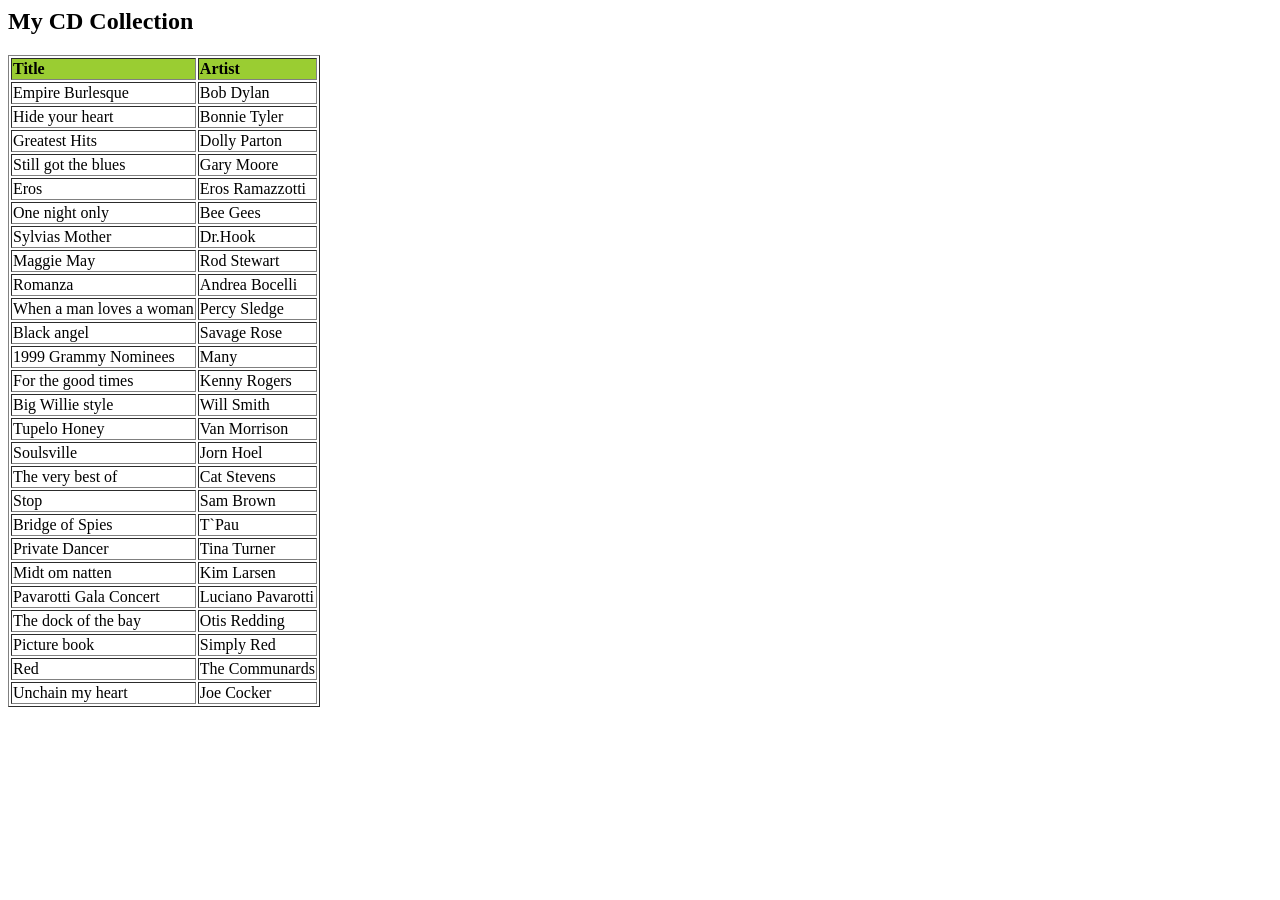
<file: 12exp/cdcatlog_output.htm>
<html>
  <body>
    <h2>My CD Collection</h2>
    <table border="1">
      <tr bgcolor="#9acd32">
        <th style="text-align:left">Title</th>
        <th style="text-align:left">Artist</th>
      </tr>
      <tr>
        <td>Empire Burlesque</td>
        <td>Bob Dylan</td>
      </tr>
      <tr>
        <td>Hide your heart</td>
        <td>Bonnie Tyler</td>
      </tr>
      <tr>
        <td>Greatest Hits</td>
        <td>Dolly Parton</td>
      </tr>
      <tr>
        <td>Still got the blues</td>
        <td>Gary Moore</td>
      </tr>
      <tr>
        <td>Eros</td>
        <td>Eros Ramazzotti</td>
      </tr>
      <tr>
        <td>One night only</td>
        <td>Bee Gees</td>
      </tr>
      <tr>
        <td>Sylvias Mother</td>
        <td>Dr.Hook</td>
      </tr>
      <tr>
        <td>Maggie May</td>
        <td>Rod Stewart</td>
      </tr>
      <tr>
        <td>Romanza</td>
        <td>Andrea Bocelli</td>
      </tr>
      <tr>
        <td>When a man loves a woman</td>
        <td>Percy Sledge</td>
      </tr>
      <tr>
        <td>Black angel</td>
        <td>Savage Rose</td>
      </tr>
      <tr>
        <td>1999 Grammy Nominees</td>
        <td>Many</td>
      </tr>
      <tr>
        <td>For the good times</td>
        <td>Kenny Rogers</td>
      </tr>
      <tr>
        <td>Big Willie style</td>
        <td>Will Smith</td>
      </tr>
      <tr>
        <td>Tupelo Honey</td>
        <td>Van Morrison</td>
      </tr>
      <tr>
        <td>Soulsville</td>
        <td>Jorn Hoel</td>
      </tr>
      <tr>
        <td>The very best of</td>
        <td>Cat Stevens</td>
      </tr>
      <tr>
        <td>Stop</td>
        <td>Sam Brown</td>
      </tr>
      <tr>
        <td>Bridge of Spies</td>
        <td>T`Pau</td>
      </tr>
      <tr>
        <td>Private Dancer</td>
        <td>Tina Turner</td>
      </tr>
      <tr>
        <td>Midt om natten</td>
        <td>Kim Larsen</td>
      </tr>
      <tr>
        <td>Pavarotti Gala Concert</td>
        <td>Luciano Pavarotti</td>
      </tr>
      <tr>
        <td>The dock of the bay</td>
        <td>Otis Redding</td>
      </tr>
      <tr>
        <td>Picture book</td>
        <td>Simply Red</td>
      </tr>
      <tr>
        <td>Red</td>
        <td>The Communards</td>
      </tr>
      <tr>
        <td>Unchain my heart</td>
        <td>Joe Cocker</td>
      </tr>
    </table>
  </body>
</html>
</file>
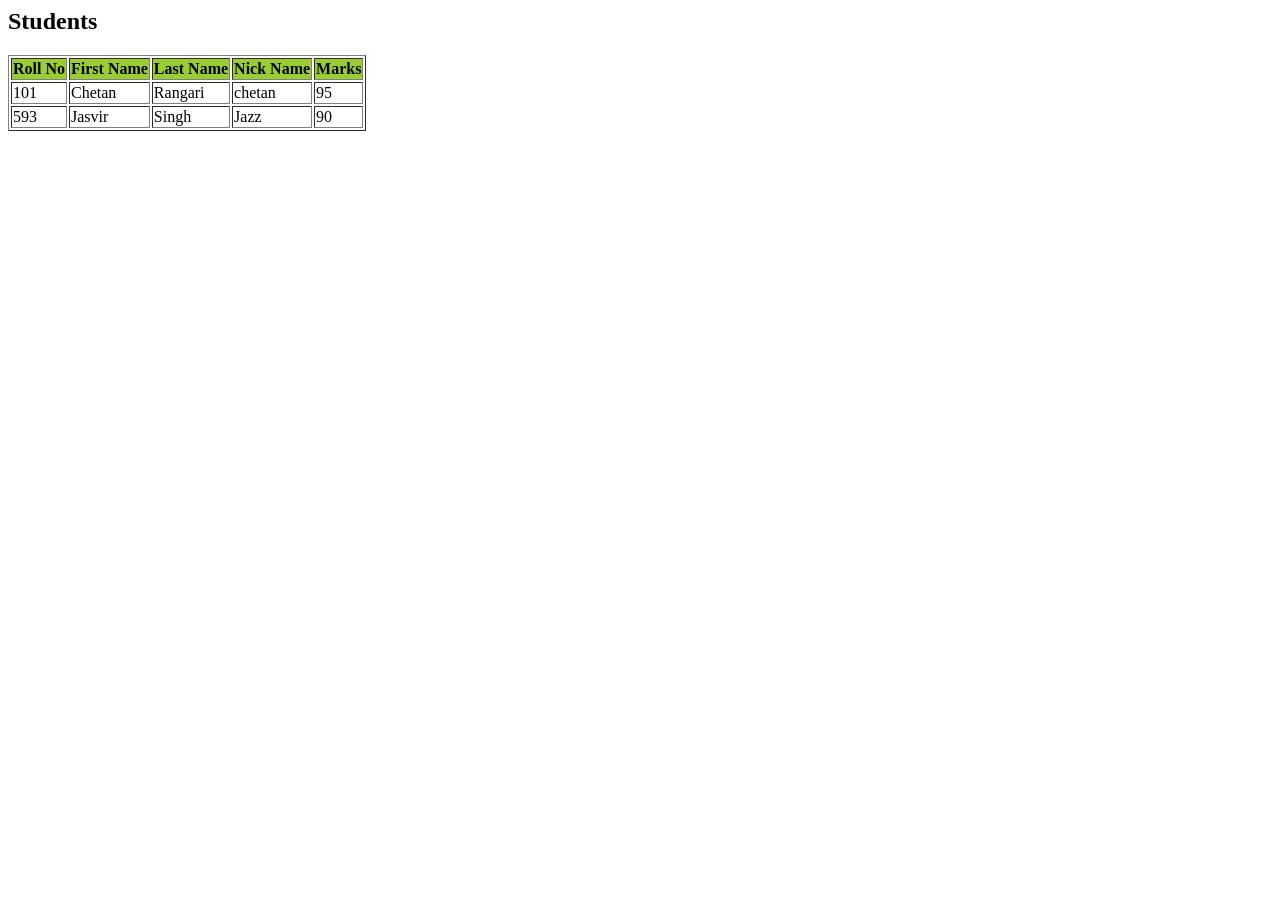
<file: 13exp/student_oitput.htm>
<html>
  <body>
    <h2>Students</h2>
    <table border="1">
      <tr bgcolor="#9acd32">
        <th>Roll No</th>
        <th>First Name</th>
        <th>Last Name</th>
        <th>Nick Name</th>
        <th>Marks</th>
      </tr>
      <tr>
        <td>101</td>
        <td>Chetan</td>
        <td>Rangari</td>
        <td>chetan</td>
        <td>95</td>
      </tr>
      <tr>
        <td>593</td>
        <td>Jasvir</td>
        <td>Singh</td>
        <td>Jazz</td>
        <td>90</td>
      </tr>
    </table>
  </body>
</html>
</file>
<file: 10exp/style.css>
:root {
    --primary-dark: #0f172a;
    --accent-blue: #38bdf8;
    --text-slate: #475569;
    --sidebar-text: #f1f5f9;
    --white: #ffffff;
}

* {
    margin: 0;
    padding: 0;
    box-sizing: border-box;
}

body {
    background: #cbd5e1;
    font-family: 'Inter', sans-serif;
    color: var(--primary-dark);
    line-height: 1.5;
    padding: 40px 0;
}

.resume-container {
    background: var(--white);
    max-width: 1000px;
    margin: 0 auto;
    display: flex;
    box-shadow: 0 25px 50px -12px rgba(0, 0, 0, 0.25);
    min-height: 1200px;
}

/* Sidebar Styling - Full Space Occupied */
.sidebar {
    background: var(--primary-dark);
    color: var(--sidebar-text);
    width: 38%;
    padding: 60px 40px;
    display: flex;
    flex-direction: column;
}

.name {
    font-size: 1.8rem;
    font-weight: 700;
    line-height: 1.2;
    color: var(--accent-blue);
    margin-bottom: 5px;
}

.title {
    font-size: 0.9rem;
    text-transform: uppercase;
    letter-spacing: 1px;
    opacity: 0.8;
}

.side-block {
    margin-top: 40px;
}

.side-title {
    font-size: 0.85rem;
    text-transform: uppercase;
    letter-spacing: 2px;
    color: var(--accent-blue);
    border-bottom: 1px solid #334155;
    padding-bottom: 8px;
    margin-bottom: 15px;
}

.contact-list, .simple-list {
    list-style: none;
}

.contact-list li {
    font-size: 0.85rem;
    margin-bottom: 12px;
    display: flex;
    align-items: center;
    gap: 10px;
}

.contact-list i {
    color: var(--accent-blue);
    width: 15px;
}

.skill-group {
    margin-bottom: 15px;
}

.skill-group h4 {
    font-size: 0.8rem;
    color: #94a3b8;
    margin-bottom: 4px;
}

.skill-group p, .simple-list li {
    font-size: 0.85rem;
    line-height: 1.4;
}

.org-item {
    margin-bottom: 12px;
}

.org-item strong {
    display: block;
    font-size: 0.9rem;
}

.org-item span {
    font-size: 0.8rem;
    color: #94a3b8;
}

/* Main Body Styling */
.main-body {
    width: 62%;
    padding: 60px 50px;
}

.main-header h2 {
    font-size: 1.2rem;
    margin-bottom: 15px;
    color: var(--primary-dark);
}

.main-header p {
    font-size: 0.95rem;
    color: var(--text-slate);
    text-align: justify;
}

.main-section {
    margin-top: 45px;
}

.section-heading {
    font-size: 1.1rem;
    text-transform: uppercase;
    display: flex;
    align-items: center;
    gap: 10px;
    border-bottom: 2px solid #f1f5f9;
    padding-bottom: 10px;
    margin-bottom: 20px;
}

.section-heading i {
    color: var(--accent-blue);
}

.exp-item {
    margin-bottom: 25px;
}

.exp-header {
    display: flex;
    justify-content: space-between;
    align-items: center;
}

.exp-header h3 {
    font-size: 1.05rem;
    color: #1e293b;
}

.exp-date {
    font-size: 0.85rem;
    font-weight: 600;
    color: var(--text-slate);
}

.institution, .achievement-loc {
    font-size: 0.9rem;
    color: #64748b;
    margin: 3px 0;
}

.status {
    color: var(--accent-blue);
    font-weight: 600;
    font-size: 0.85rem;
}

.project-tags {
    display: flex;
    flex-wrap: wrap;
    gap: 10px;
}

.p-tag {
    background: #f8fafc;
    border: 1px solid #e2e8f0;
    padding: 8px 16px;
    border-radius: 6px;
    font-size: 0.85rem;
    font-weight: 500;
    transition: 0.3s;
}

.p-tag:hover {
    border-color: var(--accent-blue);
    background: #f0f9ff;
}

/* Print Optimization */
@media print {
    body { background: none; padding: 0; }
    .resume-container { box-shadow: none; width: 100%; }
}
</file>
<file: style.css>
* {
            margin: 0;
            padding: 0;
            box-sizing: border-box;
        }

        body {
            font-family: 'Segoe UI', Tahoma, Geneva, Verdana, sans-serif;
            background: linear-gradient(135deg, #667eea 0%, #764ba2 100%);
            min-height: 100vh;
            padding: 20px;
        }

        .container {
            max-width: 1200px;
            margin: 0 auto;
            background: rgba(255, 255, 255, 0.95);
            border-radius: 20px;
            box-shadow: 0 20px 40px rgba(0, 0, 0, 0.1);
            overflow: hidden;
        }

        .header {
            background: linear-gradient(135deg, #4CAF50, #45a049);
            color: white;
            padding: 30px;
            text-align: center;
        }

        .header h1 {
            font-size: 2.5rem;
            margin-bottom: 10px;
        }

        .header p {
            font-size: 1.1rem;
            opacity: 0.9;
        }

        .main-content {
            padding: 30px;
        }

        .summary-cards {
            display: grid;
            grid-template-columns: repeat(auto-fit, minmax(250px, 1fr));
            gap: 20px;
            margin-bottom: 40px;
        }

        .card {
            background: white;
            padding: 25px;
            border-radius: 15px;
            box-shadow: 0 8px 25px rgba(0, 0, 0, 0.1);
            text-align: center;
            transition: transform 0.3s ease, box-shadow 0.3s ease;
        }

        .card:hover {
            transform: translateY(-5px);
            box-shadow: 0 15px 35px rgba(0, 0, 0, 0.15);
        }

        .card.income {
            border-left: 5px solid #4CAF50;
        }

        .card.expense {
            border-left: 5px solid #f44336;
        }

        .card.balance {
            border-left: 5px solid #2196F3;
        }

        .card h3 {
            color: #666;
            margin-bottom: 10px;
            font-size: 1.1rem;
            text-transform: uppercase;
            letter-spacing: 1px;
        }

        .card .amount {
            font-size: 2rem;
            font-weight: bold;
            margin-bottom: 5px;
        }

        .card.income .amount {
            color: #4CAF50;
        }

        .card.expense .amount {
            color: #f44336;
        }

        .card.balance .amount {
            color: #2196F3;
        }

        .form-section {
            background: white;
            padding: 30px;
            border-radius: 15px;
            box-shadow: 0 8px 25px rgba(0, 0, 0, 0.1);
            margin-bottom: 30px;
        }

        .form-section h2 {
            color: #333;
            margin-bottom: 25px;
            font-size: 1.5rem;
        }

        .form-grid {
            display: grid;
            grid-template-columns: repeat(auto-fit, minmax(200px, 1fr));
            gap: 20px;
            margin-bottom: 25px;
        }

        .form-group {
            display: flex;
            flex-direction: column;
        }

        .form-group label {
            margin-bottom: 8px;
            font-weight: 600;
            color: #555;
        }

        .form-group input,
        .form-group select {
            padding: 12px 15px;
            border: 2px solid #e1e5e9;
            border-radius: 8px;
            font-size: 1rem;
            transition: border-color 0.3s ease, box-shadow 0.3s ease;
        }

        .form-group input:focus,
        .form-group select:focus {
            outline: none;
            border-color: #667eea;
            box-shadow: 0 0 0 3px rgba(102, 126, 234, 0.1);
        }

        .transaction-type {
            display: flex;
            gap: 15px;
            margin-bottom: 20px;
        }

        .type-btn {
            flex: 1;
            padding: 15px;
            border: 2px solid #e1e5e9;
            background: white;
            border-radius: 8px;
            cursor: pointer;
            transition: all 0.3s ease;
            font-weight: 600;
            text-transform: uppercase;
            letter-spacing: 1px;
        }

        .type-btn.active.income {
            background: #4CAF50;
            border-color: #4CAF50;
            color: white;
        }

        .type-btn.active.expense {
            background: #f44336;
            border-color: #f44336;
            color: white;
        }

        .add-btn {
            width: 100%;
            padding: 15px;
            background: linear-gradient(135deg, #667eea, #764ba2);
            color: white;
            border: none;
            border-radius: 8px;
            font-size: 1.1rem;
            font-weight: 600;
            cursor: pointer;
            transition: all 0.3s ease;
            text-transform: uppercase;
            letter-spacing: 1px;
        }

        .add-btn:hover {
            transform: translateY(-2px);
            box-shadow: 0 8px 25px rgba(102, 126, 234, 0.3);
        }

        .transactions-section {
            background: white;
            padding: 30px;
            border-radius: 15px;
            box-shadow: 0 8px 25px rgba(0, 0, 0, 0.1);
        }

        .transactions-header {
            display: flex;
            justify-content: space-between;
            align-items: center;
            margin-bottom: 25px;
        }

        .transactions-section h2 {
            color: #333;
            font-size: 1.5rem;
        }

        .clear-all-btn {
            padding: 10px 20px;
            background: #f44336;
            color: white;
            border: none;
            border-radius: 6px;
            cursor: pointer;
            font-weight: 600;
            transition: all 0.3s ease;
        }

        .clear-all-btn:hover {
            background: #d32f2f;
            transform: translateY(-1px);
        }

        .transaction-list {
            max-height: 400px;
            overflow-y: auto;
        }

        .transaction-item {
            display: grid;
            grid-template-columns: auto 1fr auto auto auto;
            gap: 15px;
            align-items: center;
            padding: 20px;
            border: 1px solid #e1e5e9;
            border-radius: 10px;
            margin-bottom: 15px;
            transition: all 0.3s ease;
        }

        .transaction-item:hover {
            box-shadow: 0 4px 15px rgba(0, 0, 0, 0.1);
            transform: translateX(5px);
        }

        .transaction-indicator {
            width: 4px;
            height: 40px;
            border-radius: 2px;
        }

        .transaction-indicator.income {
            background: #4CAF50;
        }

        .transaction-indicator.expense {
            background: #f44336;
        }

        .transaction-info h4 {
            color: #333;
            margin-bottom: 5px;
            font-size: 1.1rem;
        }

        .transaction-info p {
            color: #666;
            font-size: 0.9rem;
        }

        .transaction-category {
            background: #f5f5f5;
            padding: 5px 12px;
            border-radius: 20px;
            font-size: 0.85rem;
            font-weight: 600;
            color: #666;
        }

        .transaction-amount {
            font-size: 1.2rem;
            font-weight: bold;
        }

        .transaction-amount.income {
            color: #4CAF50;
        }

        .transaction-amount.expense {
            color: #f44336;
        }

        .delete-btn {
            background: #ff6b6b;
            color: white;
            border: none;
            border-radius: 50%;
            width: 35px;
            height: 35px;
            cursor: pointer;
            font-size: 1.2rem;
            transition: all 0.3s ease;
            display: flex;
            align-items: center;
            justify-content: center;
        }

        .delete-btn:hover {
            background: #ff5252;
            transform: scale(1.1);
        }

        .error-message {
            background: #ffebee;
            color: #c62828;
            padding: 15px;
            border-radius: 8px;
            margin-bottom: 20px;
            border-left: 4px solid #f44336;
            display: none;
        }

        .success-message {
            background: #e8f5e8;
            color: #2e7d32;
            padding: 15px;
            border-radius: 8px;
            margin-bottom: 20px;
            border-left: 4px solid #4CAF50;
            display: none;
        }

        .no-transactions {
            text-align: center;
            padding: 60px 20px;
            color: #999;
        }

        .no-transactions h3 {
            font-size: 1.5rem;
            margin-bottom: 15px;
        }

        .no-transactions p {
            font-size: 1.1rem;
        }

        /* Responsive Design */
        @media (max-width: 768px) {
            .header h1 {
                font-size: 2rem;
            }

            .header p {
                font-size: 1rem;
            }

            .main-content {
                padding: 20px;
            }

            .form-grid {
                grid-template-columns: 1fr;
            }

            .transaction-item {
                grid-template-columns: auto 1fr auto;
                gap: 10px;
            }

            .transaction-category,
            .transaction-amount {
                grid-column: 2;
                margin-top: 5px;
            }

            .delete-btn {
                grid-row: 1 / span 2;
            }

            .transactions-header {
                flex-direction: column;
                gap: 15px;
                align-items: stretch;
            }

            .card .amount {
                font-size: 1.5rem;
            }
        }

        @media (max-width: 480px) {
            body {
                padding: 10px;
            }

            .container {
                border-radius: 10px;
            }

            .header {
                padding: 20px;
            }

            .form-section,
            .transactions-section {
                padding: 20px;
            }

            .type-btn {
                padding: 12px;
                font-size: 0.9rem;
            }
        }
</file>
